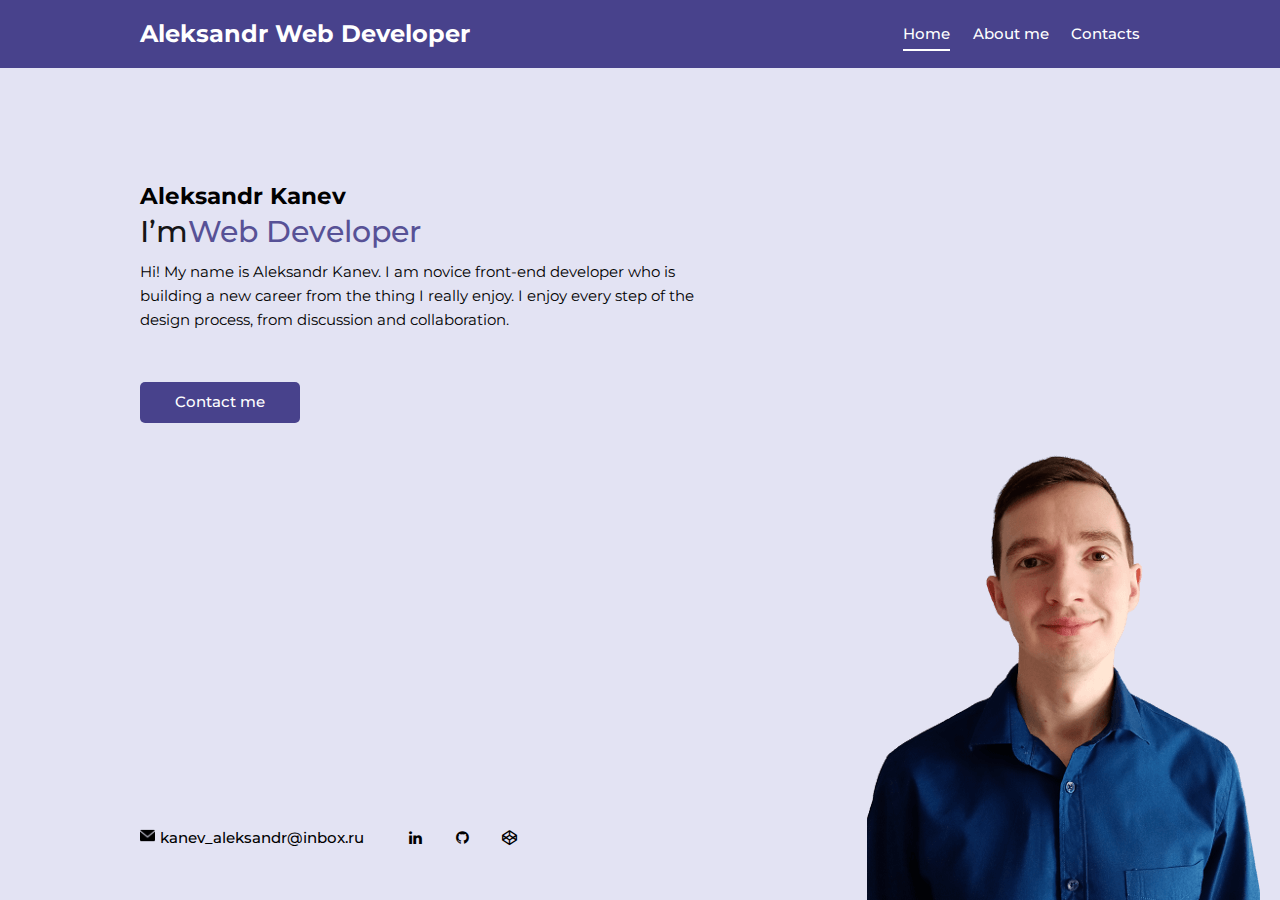
<file: index.html>
<!DOCTYPE html>
<html lang="en">
<head>
    <meta charset="utf-8">
  <meta name="viewport" content="width=device-width, initial-scale=1">
    <link rel="stylesheet" href="css/style.css">
    <link rel="icon" type=image/png href="img/icon.png">
    <meta name="description" content="web development">
    <title>Personal Portfolio</title>
</head>
<body>

    <div class="page">

        <!--HEADER-->
        <header class="header">
            <div class="container">
                <div class="header-inner">
                    <div class="header-left">
                        Aleksandr Web Developer
                    </div>

                    <nav class="header-nav">
                        <a class="header-nav-link active" href="index.html">Home</a>
                        <a class="header-nav-link" href="about.html">About me</a>
                        <a class="header-nav-link " href="contacts.html">Contacts</a>
                    </nav>
                </div>
            </div>
        </header>


        <!--Main-->
        <div class="container">
            <main class="content">
                <h2 class="subtitle">Aleksandr Kanev</h2>
                <h1 class="title">I’m<span>Web Developer</span></h1>
                <div class="text">
                    <p>Hi! My name is Aleksandr Kanev. I am novice front-end developer who is building a new career from the thing I really enjoy. I enjoy every step of the design process, from discussion and collaboration.</p>
                </div>
                <a class="btn" href="contacts.html">Contact me</a>
            </main>
        </div>


        <!-- Footer -->
        <footer class="footer">
            <div class="container">
                <div class="contacts">
                    <a class="contacts-link" href="mailto:kanev_aleksandr@inbox.ru ">
                        <img class="contacts-icon" src="img/mail.png" alt="">kanev_aleksandr@inbox.ru
                    </a>
                    <div class="social-link">
              <a href="#" title="Linkedin"><i class="fa fa-linkedin"></i></a>
              <a href="https://github.com/Websimplecode"><i class="fa fa-github"></i></a>
              <a href="https://codepen.io/AlexKanev"><i class="fa fa-codepen"></i></a>
            </div>
                </div>
            </div>
        </footer>


        <img class="author" src="img/me.png" alt="">

    </div><!-- /.main END -->

</body>
</html>
</file>
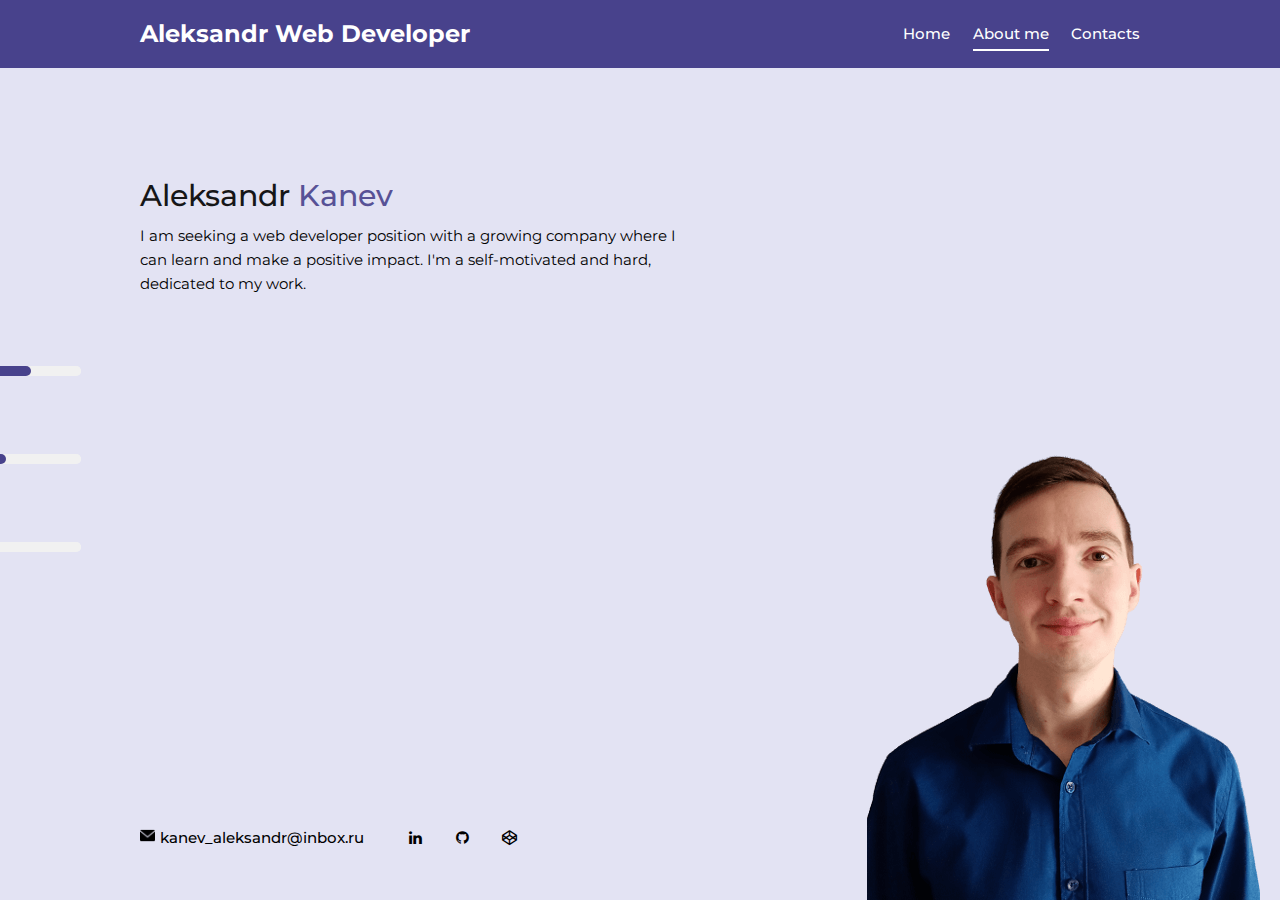
<file: about.html>
<!DOCTYPE html>
<html lang="en">
<head>
    <meta charset="utf-8">
    <meta name="viewport" content="width=device-width, initial-scale=1">
    <link rel="stylesheet" href="css/style.css">
    <link rel="icon" type=image/png href="img/icon.png">
    <meta name="description" content="web development">
    <title>Personal Portfolio</title>
</head>
<body>


    <div class="page">
        <!--HEADER-->
        <header class="header">
            <div class="container">
                <div class="header-inner">
                    <div class="header-left">
                        Aleksandr Web Developer
                    </div>

                    <nav class="header-nav">
                        <a class="header-nav-link " href="index.html">Home</a>
                        <a class="header-nav-link active" href="about.html">About me</a>
                        <a class="header-nav-link" href="contacts.html">Contacts</a>
                    </nav>
                </div>
            </div>
        </header>
        
        <!-- Main -->
        <div class="container">
            <main class="content">
                <h1 class="title">Aleksandr <span>Kanev</span></h1>

                <div class="text">
                    <p> I am seeking a web developer position with a growing company where I can learn and make a positive impact. I'm a self-motivated and hard, dedicated to my work.</p>
                </div>

                <div class="skills padd-15">
                  <div class="row">
                    <div class="skill-item padd-15">
                      <h2>HTML</h2>
                      <div class="progress">
                        <div class="progress-in">
                        <progress max="100" value="80"></progress></div>
                        <div class="skill-percent">80%</div>
                      </div>
                    </div>

                    <div class="skill-item padd-15">
                      <h2>CSS</h2>
                      <div class="progress">
                        <div class="progress-in">
                        <progress max="100" value="70"></progress></div>
                        <div class="skill-percent">70%</div>
                      </div>
                    </div>

                    <div class="skill-item padd-15">
                      <h2>JavaScript</h2>
                      <div class="progress">
                        <div class="progress-in">
                        <progress max="100" value="50"></progress></div>
                        <div class="skill-percent">50%</div>
                      </div>
                    </div>
                </div>
            </div>

            </main>
        </div>



        <!-- Footer -->
        <footer class="footer">
            <div class="container">
                <div class="contacts">
                    <a class="contacts-link" href="mailto:kanev_aleksandr@inbox.ru ">
                        <img class="contacts-icon" src="img/mail.png" alt="">kanev_aleksandr@inbox.ru
                    </a>
                    <div class="social-link">
              <a href="#"><i class="fa fa-linkedin"></i></a>
              <a href="https://github.com/Websimplecode"><i class="fa fa-github"></i></a>
              <a href="https://codepen.io/AlexKanev"><i class="fa fa-codepen"></i></a>
            </div>
                </div>
            </div>
        </footer>

        <img class="author" src="img/me.png" alt="">
    </div><!-- /.main END -->

</body>
</html>
</file>
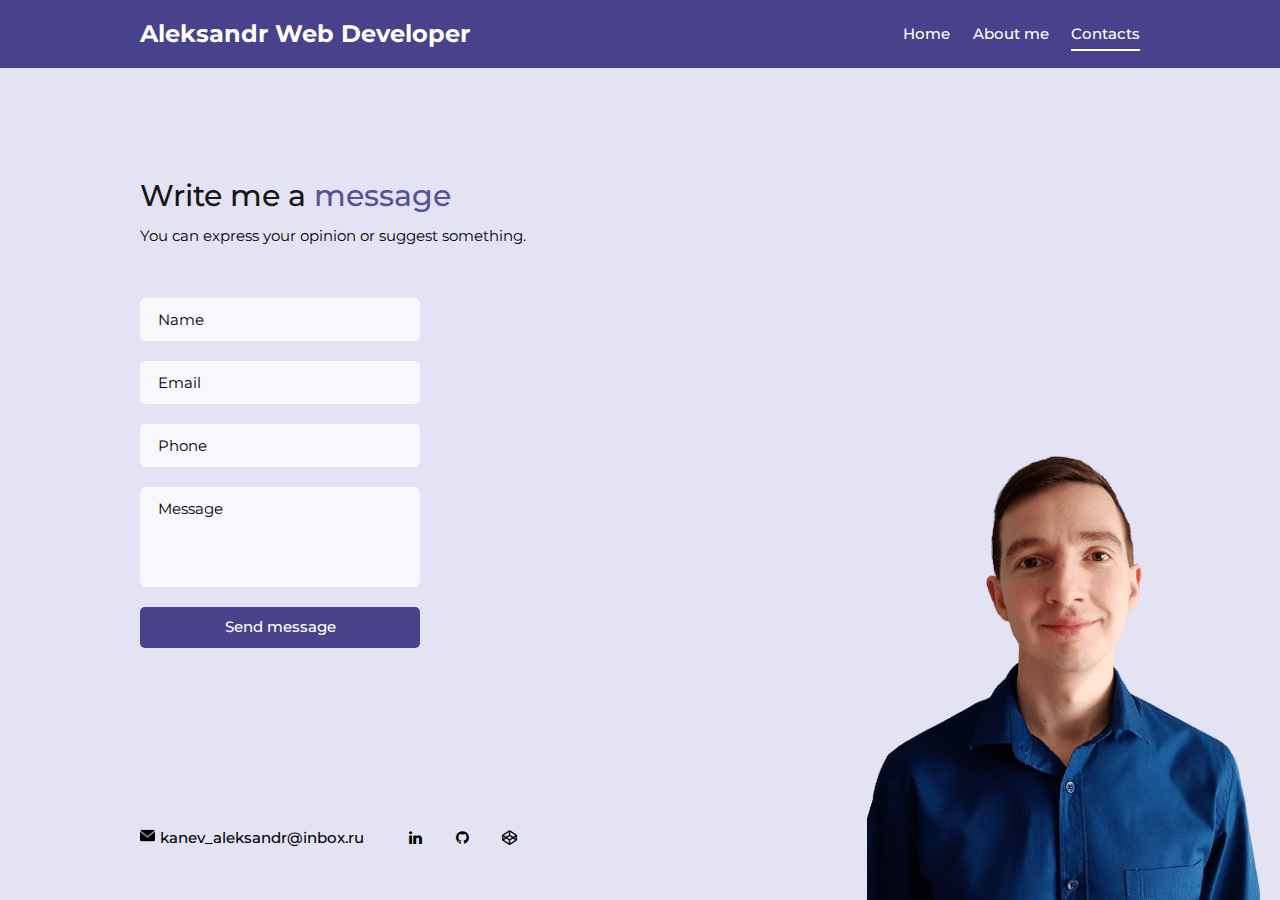
<file: contacts.html>
<!DOCTYPE html>
<html lang="en">
<head>
    <meta charset="utf-8">
    <meta name="viewport" content="width=device-width, initial-scale=1">
    <link rel="stylesheet" href="css/style.css">
    <link rel="icon" type=image/png href="img/icon.png">
    <meta name="description" content="web development">
    <title>Personal Portfolio</title>
</head>
<body>


    <div class="page">

        <!--HEADER-->
        <header class="header">
            <div class="container">
                <div class="header-inner">
                    <div class="header-left">
                        Aleksandr Web Developer
                    </div>

                    <nav class="header-nav">
                        <a class="header-nav-link " href="index.html">Home</a>
                        <a class="header-nav-link" href="about.html">About me</a>
                        <a class="header-nav-link active" href="contacts.html">Contacts</a>
                    </nav>
                </div>
            </div>
        </header>


        <!-- Main -->
        <div class="container">
            <main class="content">
                <div class="content-header">
                    <h1 class="title">Write me a <span>message</span></h1>
                    <div class="text">
                        <p>You can express your opinion or suggest something.</p>
                    </div>
                </div>

                 <form class="form" action="/" method="post">
                    <div class="form-group">
                        <input class="input" type="text" name="name" placeholder="Name" title="Name" required>
                    </div>

                    <div class="form-group">
                        <input class="input" type="email" name="email" placeholder="Email" title="Email" required>
                    </div>

                    <div class="form-group">
                        <input class="input" type="tel" name="tel" placeholder="Phone" title="Phone">
                    </div>

                    <div class="form-group">
                        <textarea class="textarea" name="text" placeholder="Message" title="Message" required></textarea>
                    </div>

                    <div class="form-group">
                        <button class="btn btn-full" type="submit" title="Send message">Send message</button>
                    </div>
                </form>
            </main>
        </div>


        <!-- Footer -->
        <footer class="footer">
            <div class="container">
                <div class="contacts">
                    <a class="contacts-link" href="mailto:kanev_aleksandr@inbox.ru ">
                        <img class="contacts-icon" src="img/mail.png" alt="">kanev_aleksandr@inbox.ru
                    </a>
                    <div class="social-link">
              <a href="#" title="Linkedin"><i class="fa fa-linkedin"></i></a>
              <a href="https://github.com/Websimplecode" title="Github"><i class="fa fa-github"></i></a>
              <a href="https://codepen.io/AlexKanev" title="Codepen"><i class="fa fa-codepen"></i></a>
            </div>
                </div>
            </div>
        </footer>


        <img class="author" src="img/me.png" alt="me">

    </div><!-- /.main END -->

</body>
</html>
</file>
<file: css/style.css>
/*Font Awesome Free Icon*/
@import url("https://stackpath.bootstrapcdn.com/font-awesome/4.7.0/css/font-awesome.min.css");

/*Google fonts*/
@import url('https://fonts.googleapis.com/css2?family=Montserrat:ital,wght@1,400;1,500;1,600;1,700&display=swap');
@import url('https://fonts.googleapis.com/css2?family=Heebo:wght@400;500;600;700&display=swap');

/* General style */
html {
    font-size: 15px;
}

body, pre {
    margin: 0;

    font-family: 'Montserrat', sans-serif;
    font-size: 1rem;
    line-height: 1.6;
}

*,
*:before,
*:after {
    box-sizing: border-box;
}

h1, h2, h3, h4, h5, h6 {
    margin: 0;
}

p {
    margin: 0 0 10px;
}

.container {
    width: 100%;
    max-width: 1030px;
    margin: 0 auto;
    padding: 0 1rem;
}



/* Main */

.page {
    width: 100%;
    height: 100vh;
    min-height: 760px;
    background: #E3E3F3;
    position: relative;
    overflow: hidden;
}



/* HEADER */

.header {
    padding: 1rem 0;
    margin-bottom: 110px;

    background: #48428C;
}

.header-inner {
    display: flex;
    justify-content: space-between;
    align-items: center;
}

.header-left {
    font-size: 1.6rem;
    color: #fff;
    font-weight: 700;
}


.header-nav {
    display: flex;
}

.header-nav-link {
    margin-left: 1.5rem;

    color: #fff;
    font-size: 1rem;
    font-weight: 500;
    text-decoration: none;

    transition: color .2s linear;
}

.header-nav-link:hover {
    color: #6364b5;
}

.header-nav-link.active {
    position: relative;
}

.header-nav-link.active:after {
    content: "";
    width: 100%;
    height: 2px;

    background-color: #fff;

    position: absolute;
    left: 0;
    bottom: -5px;
}

/* CONTENT */

.content {
    height: 100%;
    width: 100%;
    max-width: 565px;
}


.title {
    margin-bottom: 10px;

    font-size: 2rem;
    color: #000;
    font-weight: 500;
    line-height: 1.2;
    opacity: .9;
}

.title span {
    color: #48428C;
}

.text {
    margin-bottom: 50px;

    font-size: 1rem;
    color: #000;
}



/*SKILL*/
progress {
        border:0;
        width: 250px;
        height: 10px;
        border-radius: 10px;
        background: #f1f1f1;
}

progress::-webkit-progress-bar {
        width: 250px;
        height: 10px;
        border-radius: 10px;
        background: #F1F1F1;
}

progress::-webkit-progress-value {
        border-radius: 10px;
        background: #48428C;
}

progress::-moz-progress-bar {
        border-radius: 5px;
        background: #48428C;
}


.row {
    display: -ms-flexbox;
    display: flex;
    -ms-flex-wrap: wrap;
    flex-wrap: wrap;
    margin-right: -15px;
    position: relative;
}

.padd-15 {
    padding-left: 15px;
    padding-right: 15px;
}

.skills {
    -ms-flex: 0 0 40%;
    flex: 0 0 40%;
    max-width: 40%;
    margin-top: 40px;
    transform: translateX(-150%);
  animation: ani 1s forwards;
}

@keyframes ani {
  0% {transform: translateX(-150%);}
  100% {transform: translateY(0);}
}


.skills .skill-item {
    -ms-flex: 0 0 100%;
    flex: 0 0 100%;
    max-width: 100%;
}

.skills .skill-item h2 {
    line-height: 10px;
    font-size: 16px;
    font-weight: 600;
    color: #252222;
    margin: 0%;
    text-transform: capitalize;
}

.skills .skill-item {
    margin-bottom: 30px;
}

.skill-percent {
    color: #000;
    font-weight: 400;
}

/* BTN*/

.btn {
    display: inline-block;
    padding: 12px 35px;

    font-family: inherit;
    font-size: 1rem;
    line-height: 1.1;
    color: #fff;
    font-weight: 500;
    text-decoration: none;

    cursor: pointer;
    border: 0;
    background-color: #48428C;
    border-radius: 5px;

    transition: background .2s linear;
}

.btn:hover {
    background-color: #6364b5;
}

.btn-full {
    display: block;
    width: 100%;
}

/* AUTHOR */

.author {
    position: absolute;

    right: 20px;
    bottom: 0;
}

/* FOOTER */

.footer {
    width: 100%;

    position: absolute;
    bottom: 45px;
    left: 0px;
}

/* CONTACTS*/

.contacts {
    display: flex;
    align-items: center;
}

.contacts-link {
    margin-right: 2rem;

    font-size: 1rem;
    color: #000;
    text-decoration: none;
    font-weight: 500;
}

.contacts-link:last-child {
    margin-right: 0;
    position: relative;
}


.contacts-link:hover {
    text-decoration: underline;
}

.contacts-icon {
    margin-right: 5px;
    height: 15px;
    width: 15px;
}


/* SOCIAL-LINK */
.social-link a {
    height: 35px;
    width: 35px;
    display: inline-block;
    text-align: center;
    line-height: 35px;
    color: #000;
    margin: 0 4px;
}

.social-link a:hover {
    color: #6364b5;
}


/* FORM */

.form {
    width: 100%;
    max-width: 280px;
}

.form-group {
    margin-bottom: 20px;
}

.input,
.textarea {
    display: block;
    width: 100%;
    padding: 12px 18px;

    font-family: inherit;
    font-size: 1rem;
    color: #000;

    border: 0;
    background-color: rgba(255, 255, 255, .7);
    border-radius: 5px;
}

.textarea {
    height: 100px;
    resize: none;
}

.input::placeholder,
.textarea::placeholder {
    color: #000;
}


/* MEDIA */

@media (max-width: 1000px) {

    .author {
        right: -120px;
    }

}

@media (max-width: 767px) {

    .page {
        min-height: 100vh;
        height: auto;
        padding-bottom: 15px;
}

    /* Header */
    .header-left {
        font-size: 1.2rem;
    }
    
    .header{
        margin-bottom: 50px;
    }


    /* Contacts */
    .contacts {
        flex-direction: column;
    }

     .content{
        text-align: center;
        max-width: none;
        margin-bottom: 50px;
     }

     /*SKILLS*/
     .row .skill-percent .skill-item .skills{
        text-align: left;
        line-height: 20px;
       }

       .skills .padd-15{
        text-align: left;
       }


     
    .progress {
        margin-bottom: 30px;
}

    .skill-percent {
        line-height: 1.6;
}

     .form{
        margin: 0 auto;
     }

     .footer {
        position: static;
    }

    .author {
        display: none;
    }
}


@media (max-width: 565px) {

    /* Header */
    .header-inner {
        flex-direction: column;
    }

    .header-left {
        margin-bottom: 1rem;
    }

    .contacts-link {
        margin-right: 0;
        margin-bottom: .5rem;
    }

    .contacts-link:last-child {
        margin-bottom: 0;
    }

    .contacts-link:last-child:after {
        display: none;
    }
}


@media (max-width: 320px) {

    .subtitle{
        font-size: 1.2rem;
    }

    .title{
        font-size: 1.6rem;
    }

    .content{
        overflow: hidden;
    }

    progress {
        border: 0;
        width: 180px;
        height: 7px;
        border-radius: 5px;
    }

    .skills .skill-item h2, .skill-percent {
        font-size: 14px;
    }
}
</file>
